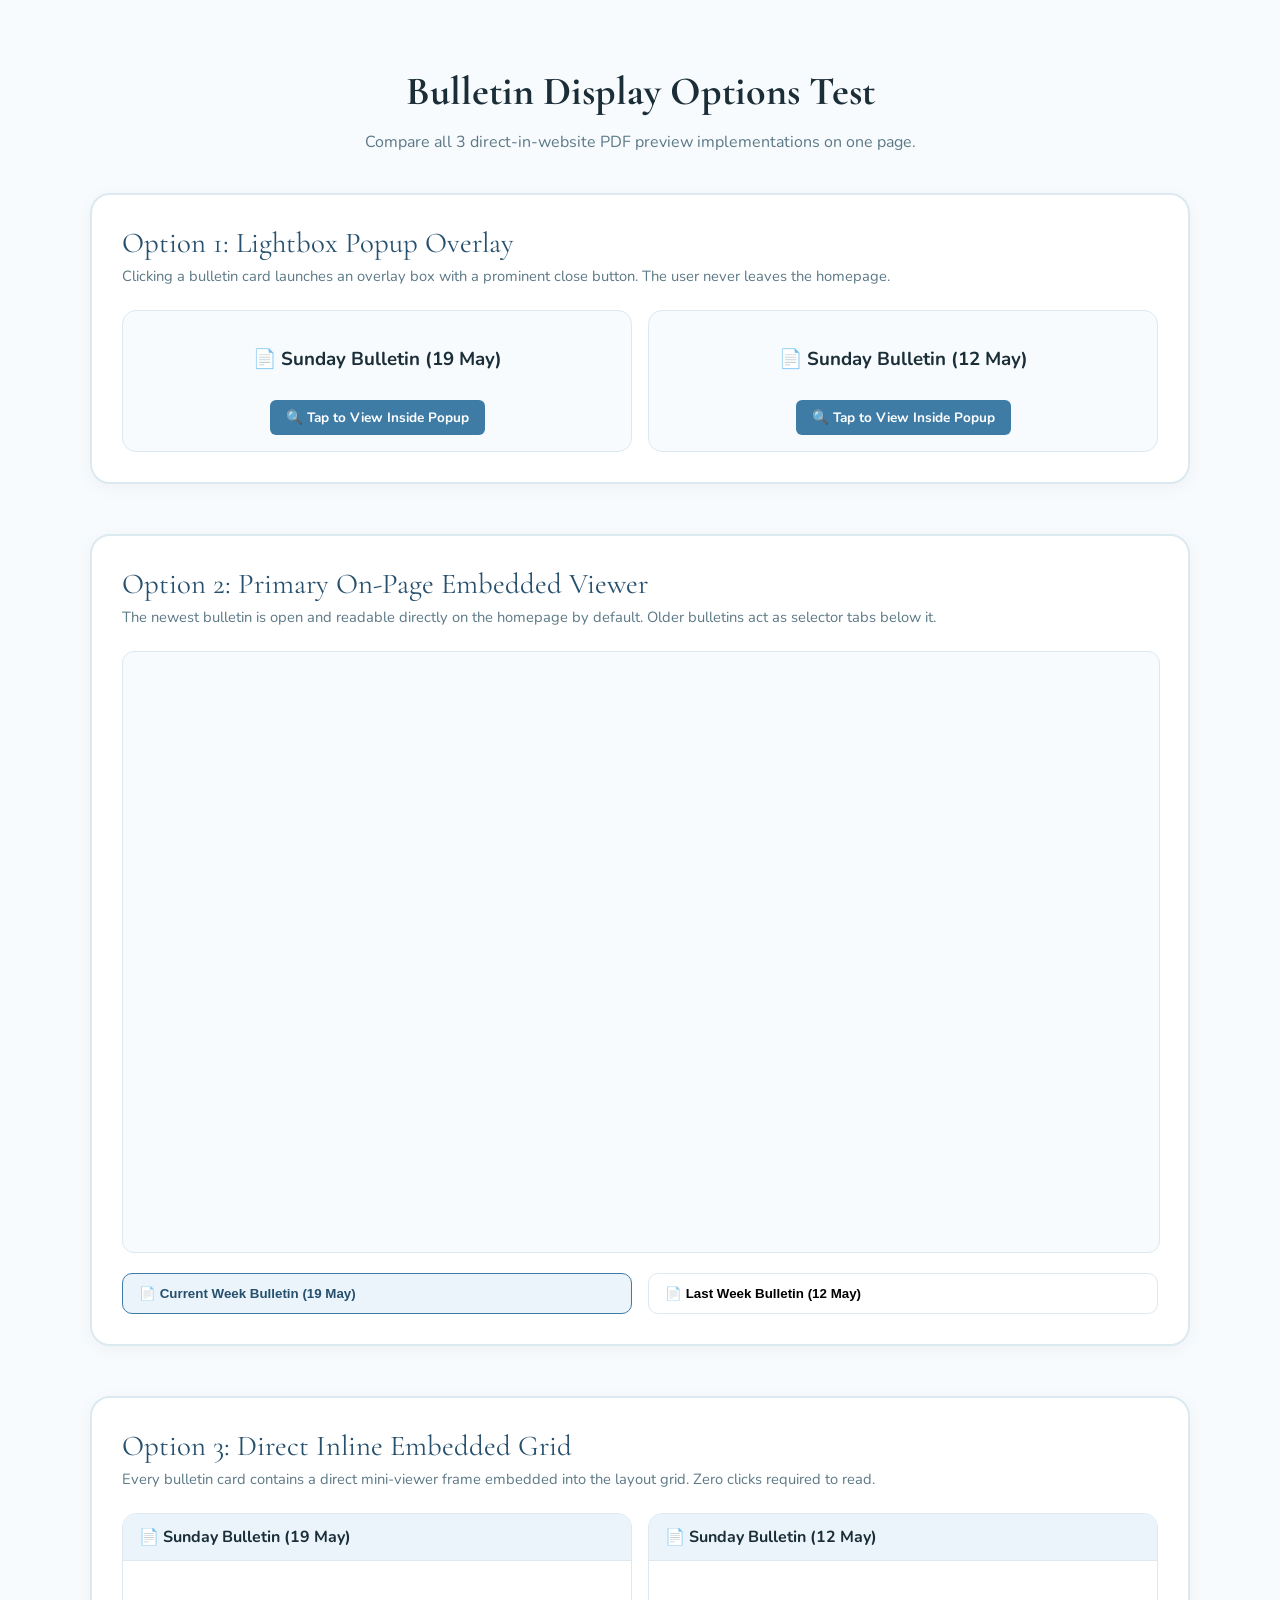
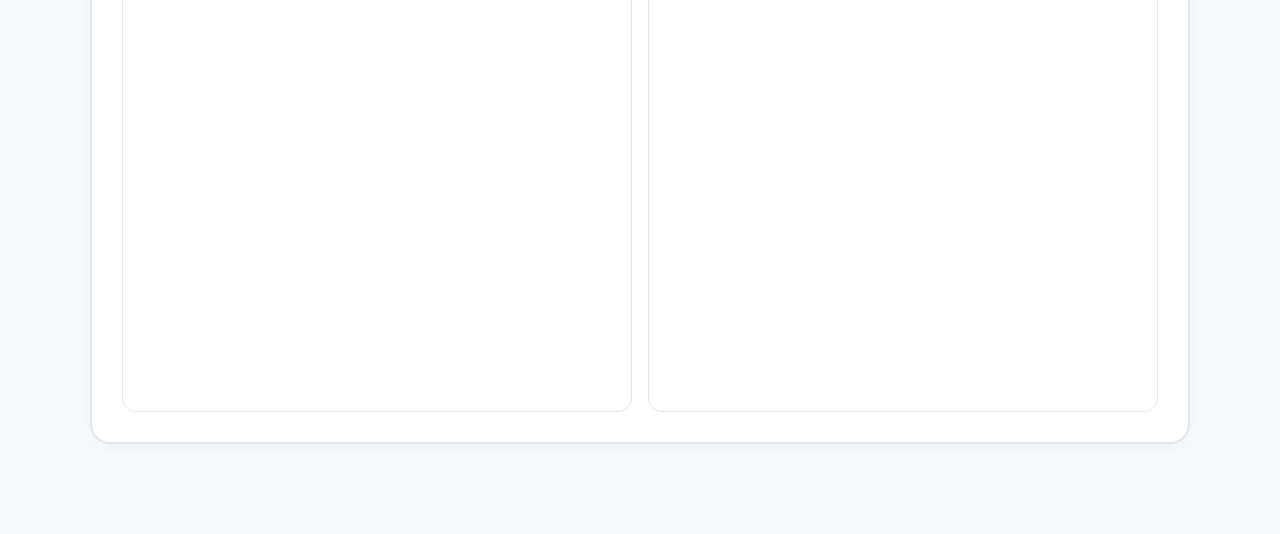
<file: bulletin-options.html>
<!DOCTYPE html>
<html lang="en">
<head>
<meta charset="UTF-8">
<meta name="viewport" content="width=device-width, initial-scale=1.0">
<title>Bulletin Viewer Comparison — Igreja Nossa Senhora de Fátima</title>
<link href="https://fonts.googleapis.com/css2?family=Nunito:wght@400;600;700;800&family=Cormorant+Garamond:wght@600;700&display=swap" rel="stylesheet">

<style>
  :root {
    --blue:        #3E7CA6;
    --blue-dark:   #26506E;
    --blue-pale:   #EAF4FA;
    --gold:        #C9A24B;
    --gold-pale:   #FBF3DF;
    --bg:          #F7FBFD;
    --text:        #1B2E38;
    --text-soft:   #5C7986;
    --border:      #DCE9F0;
  }

  body {
    font-family: 'Nunito', sans-serif;
    background: var(--bg);
    color: var(--text);
    padding: 40px 20px;
    margin: 0;
  }

  .container { max-width: 1100px; margin: 0 auto; }
  h1 { font-family: 'Cormorant Garamond', serif; font-size: 2.5rem; text-align: center; margin-bottom: 8px; }
  p.sub { text-align: center; color: var(--text-soft); margin-bottom: 40px; }

  .demo-section {
    background: white;
    border: 2px solid var(--border);
    border-radius: 20px;
    padding: 30px;
    margin-bottom: 50px;
    box-shadow: 0 4px 18px rgba(0,0,0,0.04);
  }

  .demo-title {
    font-family: 'Cormorant Garamond', serif;
    font-size: 1.8rem;
    color: var(--blue-dark);
    margin-bottom: 6px;
  }

  .demo-desc { font-size: 0.92rem; color: var(--text-soft); margin-bottom: 24px; }

  /* Shared Card Styles */
  .grid { display: grid; grid-template-columns: repeat(auto-fit, minmax(260px, 1fr)); gap: 16px; }
  
  .card {
    background: var(--bg);
    border: 1px solid var(--border);
    border-radius: 14px;
    padding: 16px;
    text-align: center;
    cursor: pointer;
    transition: all 0.2s ease;
  }
  .card:hover { transform: translateY(-3px); border-color: var(--blue); }
  .card-btn {
    display: inline-block; margin-top: 10px; padding: 8px 16px;
    background: var(--blue); color: white; font-weight: 700;
    font-size: 0.85rem; border-radius: 6px;
  }

  /* -------------------------------------------------------------
     OPTION 1: MODAL POPUP STYLING
     ------------------------------------------------------------- */
  .modal-overlay {
    position: fixed; top: 0; left: 0; right: 0; bottom: 0;
    background: rgba(15, 30, 40, 0.82);
    backdrop-filter: blur(6px);
    z-index: 1000;
    display: none; justify-content: center; align-items: center;
    padding: 20px;
  }

  .modal-content {
    background: white; width: 100%; max-width: 900px;
    border-radius: 16px; overflow: hidden;
    display: flex; flex-direction: column;
    box-shadow: 0 20px 50px rgba(0,0,0,0.3);
  }

  .modal-header {
    padding: 14px 20px; background: var(--blue-dark); color: white;
    display: flex; justify-content: space-between; align-items: center;
  }

  .close-btn {
    background: var(--gold); color: var(--text); border: none;
    padding: 8px 18px; font-weight: 800; font-size: 0.9rem;
    border-radius: 50px; cursor: pointer;
  }
  .close-btn:hover { background: #e0b85c; }

  .modal-body { height: 75vh; width: 100%; }
  .modal-body iframe { width: 100%; height: 100%; border: none; }

  /* -------------------------------------------------------------
     OPTION 2: PRIMARY EMBEDDED VIEWER STYLING
     ------------------------------------------------------------- */
  .primary-viewer-box {
    width: 100%; height: 600px; border-radius: 12px;
    border: 1px solid var(--border); overflow: hidden;
    margin-bottom: 20px; background: var(--bg);
  }
  .primary-viewer-box iframe { width: 100%; height: 100%; border: none; }

  .selector-btn {
    padding: 12px 16px; background: white; border: 1px solid var(--border);
    border-radius: 10px; text-align: left; font-weight: 700; cursor: pointer;
  }
  .selector-btn.active { border-color: var(--blue); background: var(--blue-pale); color: var(--blue-dark); }

  /* -------------------------------------------------------------
     OPTION 3: INLINE EMBEDDED CARDS STYLING
     ------------------------------------------------------------- */
  .inline-card {
    background: white; border: 1px solid var(--border);
    border-radius: 14px; overflow: hidden;
  }
  .inline-card-header { padding: 12px 16px; background: var(--blue-pale); font-weight: 700; border-bottom: 1px solid var(--border); }
  .inline-card-body { height: 450px; }
  .inline-card-body iframe { width: 100%; height: 100%; border: none; }
</style>
</head>
<body>

<div class="container">
  <h1>Bulletin Display Options Test</h1>
  <p class="sub">Compare all 3 direct-in-website PDF preview implementations on one page.</p>

  <!-- =============================================================
       OPTION 1: LIGHTBOX MODAL OVERLAY
       ============================================================= -->
  <section class="demo-section">
    <div class="demo-title">Option 1: Lightbox Popup Overlay</div>
    <div class="demo-desc">Clicking a bulletin card launches an overlay box with a prominent close button. The user never leaves the homepage.</div>

    <div class="grid">
      <div class="card" onclick="openModal('https://drive.google.com/file/d/1fZNbAdJJVgaLa1YFntc50Mtq0PwEdSgd/preview')">
        <h3>📄 Sunday Bulletin (19 May)</h3>
        <span class="card-btn">🔍 Tap to View Inside Popup</span>
      </div>
      <div class="card" onclick="openModal('https://drive.google.com/file/d/1fZNbAdJJVgaLa1YFntc50Mtq0PwEdSgd/preview')">
        <h3>📄 Sunday Bulletin (12 May)</h3>
        <span class="card-btn">🔍 Tap to View Inside Popup</span>
      </div>
    </div>
  </section>

  <!-- =============================================================
       OPTION 2: PRIMARY ON-PAGE EMBEDDED VIEWER
       ============================================================= -->
  <section class="demo-section">
    <div class="demo-title">Option 2: Primary On-Page Embedded Viewer</div>
    <div class="demo-desc">The newest bulletin is open and readable directly on the homepage by default. Older bulletins act as selector tabs below it.</div>

    <div class="primary-viewer-box" id="primaryViewer">
      <iframe id="mainIframe" src="https://drive.google.com/file/d/1fZNbAdJJVgaLa1YFntc50Mtq0PwEdSgd/preview"></iframe>
    </div>

    <div class="grid">
      <button class="selector-btn active" onclick="switchMainBulletin('https://drive.google.com/file/d/1fZNbAdJJVgaLa1YFntc50Mtq0PwEdSgd/preview', this)">
        📄 Current Week Bulletin (19 May)
      </button>
      <button class="selector-btn" onclick="switchMainBulletin('https://drive.google.com/file/d/1fZNbAdJJVgaLa1YFntc50Mtq0PwEdSgd/preview', this)">
        📄 Last Week Bulletin (12 May)
      </button>
    </div>
  </section>

  <!-- =============================================================
       OPTION 3: INLINE EMBEDDED CARDS
       ============================================================= -->
  <section class="demo-section">
    <div class="demo-title">Option 3: Direct Inline Embedded Grid</div>
    <div class="demo-desc">Every bulletin card contains a direct mini-viewer frame embedded into the layout grid. Zero clicks required to read.</div>

    <div class="grid">
      <div class="inline-card">
        <div class="inline-card-header">📄 Sunday Bulletin (19 May)</div>
        <div class="inline-card-body">
          <iframe src="https://drive.google.com/file/d/1fZNbAdJJVgaLa1YFntc50Mtq0PwEdSgd/preview"></iframe>
        </div>
      </div>
      <div class="inline-card">
        <div class="inline-card-header">📄 Sunday Bulletin (12 May)</div>
        <div class="inline-card-body">
          <iframe src="https://drive.google.com/file/d/1fZNbAdJJVgaLa1YFntc50Mtq0PwEdSgd/preview"></iframe>
        </div>
      </div>
    </div>
  </section>
</div>

<!-- MODAL OVERLAY CONTAINER (used by Option 1) -->
<div class="modal-overlay" id="bulletinModal" onclick="closeModalOnBg(event)">
  <div class="modal-content">
    <div class="modal-header">
      <span style="font-weight:700;">Parish Bulletin Viewer</span>
      <button class="close-btn" onclick="closeModal()">✕ Close & Return to Site</button>
    </div>
    <div class="modal-body">
      <iframe id="modalIframe" src="about:blank"></iframe>
    </div>
  </div>
</div>

<script>
  /* Option 1 Logic */
  function openModal(url) {
    document.getElementById('modalIframe').src = url;
    document.getElementById('bulletinModal').style.display = 'flex';
    document.body.style.overflow = 'hidden';
  }

  function closeModal() {
    document.getElementById('bulletinModal').style.display = 'none';
    document.getElementById('modalIframe').src = 'about:blank';
    document.body.style.overflow = '';
  }

  function closeModalOnBg(e) {
    if (e.target.id === 'bulletinModal') closeModal();
  }

  /* Option 2 Logic */
  function switchMainBulletin(url, btnElement) {
    document.getElementById('mainIframe').src = url;
    document.querySelectorAll('.selector-btn').forEach(btn => btn.classList.remove('active'));
    btnElement.classList.add('active');
  }
</script>

</body>
</html>
</file>
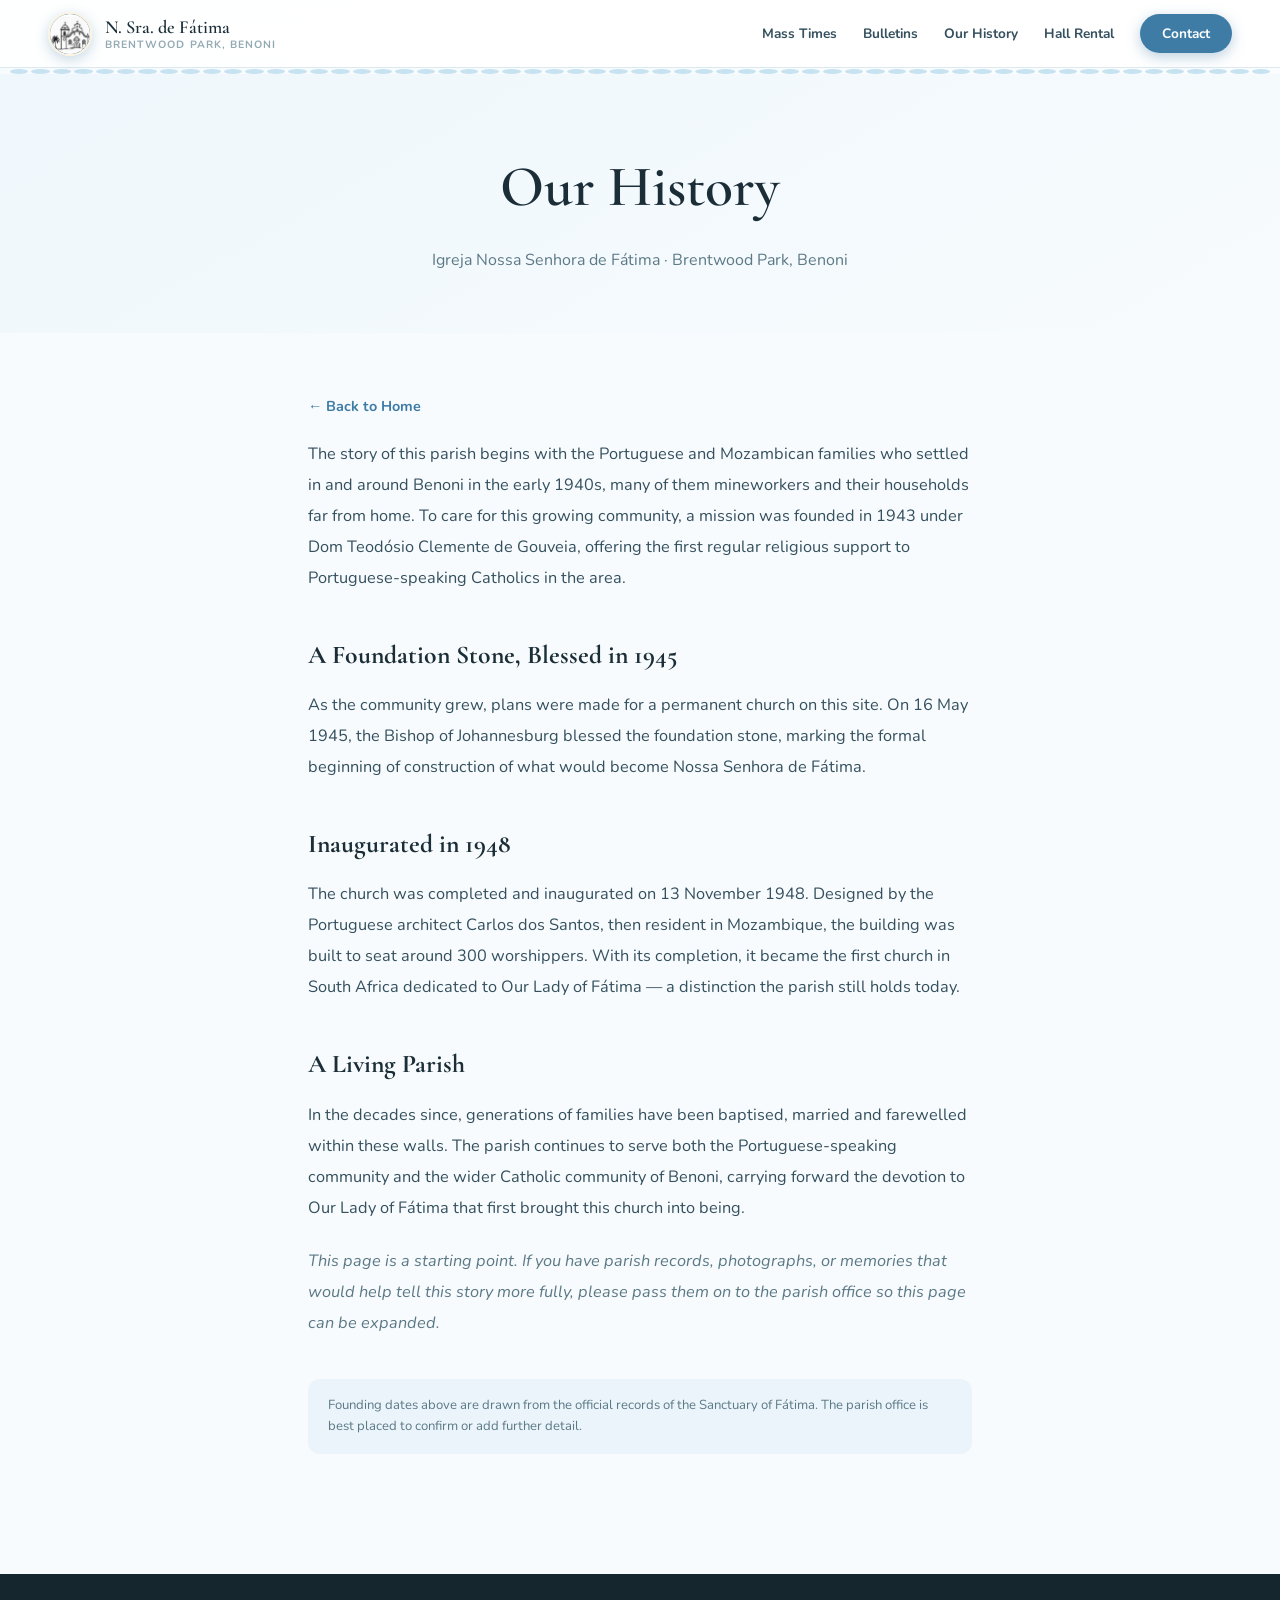
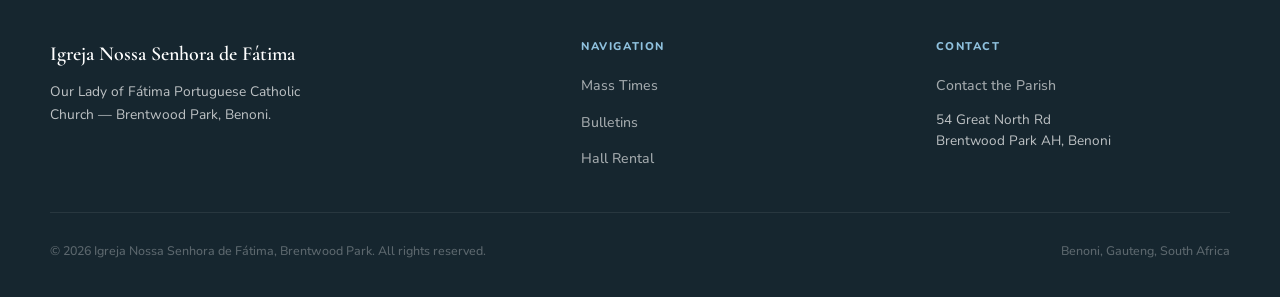
<file: history.html>
<!DOCTYPE html>
<html lang="en">
<head>
<meta charset="UTF-8">
<meta name="viewport" content="width=device-width, initial-scale=1.0">
<title>Our History — Igreja Nossa Senhora de Fátima</title>
<link href="https://fonts.googleapis.com/css2?family=Nunito:ital,wght@0,300;0,400;0,500;0,600;0,700;0,800;1,400;1,600&family=Cormorant+Garamond:ital,wght@0,500;0,600;0,700;1,500;1,600&display=swap" rel="stylesheet">
<link rel="stylesheet" href="css/styles.css">
</head>
<body>

<div class="rosary-trail" id="rosaryTrail" aria-hidden="true"></div>

<nav id="nav">
  <a href="index.html#hero" class="nav-brand">
    <div class="nav-logo">
      <img src="img/logo.jpg" alt="Igreja Nossa Senhora de Fátima" onerror="this.style.display='none'; this.parentElement.innerHTML='<span class=&quot;fallback-initial&quot;>F</span>'">
    </div>
    <div class="nav-name">N. Sra. de Fátima<span>Brentwood Park, Benoni</span></div>
  </a>
  <ul class="nav-links">
    <li><a href="index.html#mass-times">Mass Times</a></li>
    <li><a href="index.html#bulletins">Bulletins</a></li>
    <li><a href="history.html">Our History</a></li>
    <li><a href="index.html#hall-rental">Hall Rental</a></li>
    <li><a href="index.html#contact" class="nav-btn">Contact</a></li>
  </ul>
  <button class="nav-hamburger" id="hamburger" aria-label="Open menu" aria-expanded="false">
    <span class="bar"></span><span class="bar"></span><span class="bar"></span>
  </button>
</nav>

<div class="nav-drawer" id="navDrawer" aria-hidden="true">
  <a href="index.html#mass-times">Mass Times</a>
  <a href="index.html#bulletins">Bulletins</a>
  <a href="history.html">Our History</a>
  <a href="index.html#hall-rental">Hall Rental</a>
  <a href="index.html#contact" class="drawer-btn">📞 Contact Us</a>
</div>

<section class="history-page-hero">
  <h1>Our History</h1>
  <p>Igreja Nossa Senhora de Fátima · Brentwood Park, Benoni</p>
</section>

<section class="history-body">
  <a href="index.html" class="back-link">← Back to Home</a>

  <p>The story of this parish begins with the Portuguese and Mozambican families who settled in and around Benoni in the early 1940s, many of them mineworkers and their households far from home. To care for this growing community, a mission was founded in 1943 under Dom Teodósio Clemente de Gouveia, offering the first regular religious support to Portuguese-speaking Catholics in the area.</p>

  <h2>A Foundation Stone, Blessed in 1945</h2>
  <p>As the community grew, plans were made for a permanent church on this site. On 16 May 1945, the Bishop of Johannesburg blessed the foundation stone, marking the formal beginning of construction of what would become Nossa Senhora de Fátima.</p>

  <h2>Inaugurated in 1948</h2>
  <p>The church was completed and inaugurated on 13 November 1948. Designed by the Portuguese architect Carlos dos Santos, then resident in Mozambique, the building was built to seat around 300 worshippers. With its completion, it became the first church in South Africa dedicated to Our Lady of Fátima — a distinction the parish still holds today.</p>

  <h2>A Living Parish</h2>
  <p>In the decades since, generations of families have been baptised, married and farewelled within these walls. The parish continues to serve both the Portuguese-speaking community and the wider Catholic community of Benoni, carrying forward the devotion to Our Lady of Fátima that first brought this church into being.</p>

  <p style="font-style:italic;color:var(--text-soft);">This page is a starting point. If you have parish records, photographs, or memories that would help tell this story more fully, please pass them on to the parish office so this page can be expanded.</p>

  <div class="source-note">Founding dates above are drawn from the official records of the Sanctuary of Fátima. The parish office is best placed to confirm or add further detail.</div>
</section>

<footer>
  <div class="footer-grid">
    <div>
      <div class="footer-brand">Igreja Nossa Senhora de Fátima</div>
      <p class="footer-desc">Our Lady of Fátima Portuguese Catholic Church — Brentwood Park, Benoni.</p>
    </div>
    <div>
      <p class="fcol-title">Navigation</p>
      <ul class="flinks">
        <li><a href="index.html#mass-times">Mass Times</a></li>
        <li><a href="index.html#bulletins">Bulletins</a></li>
        <li><a href="index.html#hall-rental">Hall Rental</a></li>
      </ul>
    </div>
    <div>
      <p class="fcol-title">Contact</p>
      <ul class="flinks">
        <li><a href="index.html#contact">Contact the Parish</a></li>
        <li class="plain">54 Great North Rd<br>Brentwood Park AH, Benoni</li>
      </ul>
    </div>
  </div>
  <div class="footer-bottom">
    <p>© 2026 Igreja Nossa Senhora de Fátima, Brentwood Park. All rights reserved.</p>
    <p>Benoni, Gauteng, South Africa</p>
  </div>
</footer>

<script src="js/main.js"></script>
</body>
</html>
</file>
<file: css/styles.css>
/* ============================================================
   Igreja Nossa Senhora de Fátima — Brentwood Park
   Design tokens: Marian blue / white / halo gold
   ============================================================ */

:root {
  --blue:        #3E7CA6;
  --blue-dark:   #26506E;
  --blue-light:  #8FC1DE;
  --blue-pale:   #EAF4FA;
  --blue-mid:    #C7E2F0;
  --gold:        #C9A24B;
  --gold-dark:   #A17E34;
  --gold-pale:   #FBF3DF;
  --bg:          #F7FBFD;
  --white:       #FFFFFF;
  --text:        #1B2E38;
  --text-mid:    #35505E;
  --text-soft:   #5C7986;
  --text-muted:  #93AAB4;
  --border:      #DCE9F0;
  --shadow-sm:   0 2px 12px rgba(62,124,166,0.08);
  --shadow-md:   0 8px 32px rgba(62,124,166,0.13);
  --shadow-lg:   0 18px 60px rgba(62,124,166,0.18);
}

*, *::before, *::after { box-sizing: border-box; margin: 0; padding: 0; }
html { scroll-behavior: smooth; }

body {
  font-family: 'Nunito', sans-serif;
  background: var(--bg);
  color: var(--text);
  overflow-x: hidden;
  font-size: 16px;
  line-height: 1.65;
}

a { color: inherit; }
img { max-width: 100%; display: block; }

/* ─── ROSARY SCROLL TRAIL (signature element) ───
   A thin string of "beads" under the nav bar that fills gold
   as the page is scrolled — a nod to Our Lady of the Rosary
   of Fátima, the devotion the parish is named for. */
.rosary-trail {
  position: fixed;
  top: 68px; left: 0; right: 0;
  height: 6px;
  z-index: 499;
  display: flex;
  align-items: center;
  gap: 3px;
  padding: 0 10px;
  pointer-events: none;
  background: rgba(255,255,255,0.55);
}
.rosary-trail .bead {
  width: 5px; height: 5px; border-radius: 50%;
  background: var(--blue-mid);
  flex: 1;
  transition: background 0.25s ease, transform 0.25s ease;
  min-width: 3px;
}
.rosary-trail .bead.lit {
  background: var(--gold);
  transform: scale(1.5);
}

/* ─── NAVIGATION ─── */
nav {
  position: fixed;
  top: 0; left: 0; right: 0;
  z-index: 500;
  height: 68px;
  background: rgba(255,255,255,0.94);
  backdrop-filter: blur(16px);
  -webkit-backdrop-filter: blur(16px);
  border-bottom: 1px solid var(--border);
  display: flex;
  align-items: center;
  justify-content: space-between;
  padding: 0 48px;
  transition: box-shadow 0.3s;
}
nav.scrolled { box-shadow: var(--shadow-md); }

.nav-brand { display: flex; align-items: center; gap: 13px; text-decoration: none; }

.nav-logo {
  width: 44px; height: 44px; border-radius: 50%;
  background: linear-gradient(135deg, var(--blue), var(--blue-dark));
  display: flex; align-items: center; justify-content: center;
  overflow: hidden; padding: 0; flex-shrink: 0;
  border: 2px solid var(--gold-pale);
  box-shadow: 0 4px 14px rgba(62,124,166,0.3);
}
.nav-logo img { width: 100%; height: 100%; object-fit: cover; }
.nav-logo .fallback-initial {
  color: white; font-family: 'Cormorant Garamond', serif; font-weight: 600; font-size: 1.3rem;
}

.nav-name { font-family: 'Cormorant Garamond', serif; font-size: 1.15rem; font-weight: 600; color: var(--text); line-height: 1.2; }
.nav-name span {
  display: block; font-family: 'Nunito', sans-serif;
  font-size: 0.66rem; font-weight: 700; color: var(--text-muted);
  letter-spacing: 0.1em; text-transform: uppercase; margin-top: 1px;
}

.nav-links { display: flex; gap: 26px; list-style: none; align-items: center; }
.nav-links a { color: var(--text-mid); text-decoration: none; font-size: 0.85rem; font-weight: 700; transition: color 0.2s; }
.nav-links a:hover { color: var(--blue); }

.nav-btn {
  background: var(--blue) !important; color: white !important;
  padding: 10px 22px !important; border-radius: 50px !important;
  font-weight: 700 !important; box-shadow: 0 4px 14px rgba(62,124,166,0.35) !important;
  transition: all 0.25s ease !important;
}
.nav-btn:hover { background: var(--blue-dark) !important; transform: translateY(-1px); }

/* Groups the flag toggle and hamburger so nav's space-between doesn't push them apart */
.nav-actions { display: flex; align-items: center; gap: 6px; }

.lang-switcher { position: relative; }

.lang-globe-btn {
  border: 1px solid var(--border);
  background: transparent;
  color: var(--text-mid);
  width: 36px; height: 36px;
  border-radius: 50%;
  cursor: pointer;
  display: flex; align-items: center; justify-content: center;
  flex-shrink: 0;
  transition: border-color 0.2s, color 0.2s, background 0.2s;
}
.lang-globe-btn:hover { border-color: var(--blue); color: var(--blue); background: var(--blue-pale); }

.lang-dropdown {
  position: absolute;
  top: calc(100% + 8px);
  right: 0;
  background: #fff;
  border: 1px solid var(--border);
  border-radius: 12px;
  box-shadow: var(--shadow-md);
  padding: 6px;
  display: flex;
  flex-direction: column;
  min-width: 140px;
  z-index: 600;
}
.lang-dropdown[hidden] { display: none; }
.lang-option {
  background: none; border: none; text-align: left;
  padding: 9px 12px; border-radius: 8px;
  font-family: 'Nunito', sans-serif; font-size: 0.85rem; font-weight: 700;
  color: var(--text-mid); cursor: pointer; transition: background 0.15s, color 0.15s;
}
.lang-option:hover { background: var(--blue-pale); color: var(--blue); }
.lang-option.active { color: var(--blue); background: var(--blue-pale); }

/* Hamburger */
.nav-hamburger {
  display: none; flex-direction: column; justify-content: center; align-items: center;
  gap: 5px; width: 40px; height: 40px; background: none; border: none; cursor: pointer;
  padding: 4px; border-radius: 8px; transition: background 0.2s; -webkit-tap-highlight-color: transparent;
}
.nav-hamburger:hover { background: var(--blue-pale); }
.nav-hamburger .bar { width: 22px; height: 2.5px; border-radius: 2px; background: var(--text-mid); transition: all 0.3s ease; transform-origin: center; }
.nav-hamburger.open .bar:nth-child(1) { transform: translateY(7.5px) rotate(45deg); }
.nav-hamburger.open .bar:nth-child(2) { opacity: 0; transform: scaleX(0); }
.nav-hamburger.open .bar:nth-child(3) { transform: translateY(-7.5px) rotate(-45deg); }

.nav-drawer {
  display: none; position: fixed; top: 68px; left: 0; right: 0;
  background: rgba(255,255,255,0.98); backdrop-filter: blur(20px); -webkit-backdrop-filter: blur(20px);
  border-bottom: 1px solid var(--border); box-shadow: var(--shadow-md); z-index: 499;
  padding: 16px 20px 24px; flex-direction: column; gap: 4px;
  transform: translateY(-8px); opacity: 0; transition: transform 0.28s ease, opacity 0.28s ease, visibility 0.28s ease;
  
  /* Prevents clicking or tapping on the invisible drawer when closed */
  pointer-events: none;
  visibility: hidden;
}

.nav-drawer.open {
  transform: translateY(0);
  opacity: 1;
  
  /* Restores clicks when the menu is actively opened */
  pointer-events: auto;
  visibility: visible;
}
.nav-drawer a {
  display: block; padding: 13px 16px; border-radius: 12px;
  color: var(--text-mid); text-decoration: none; font-size: 0.95rem; font-weight: 700;
  transition: background 0.2s, color 0.2s; -webkit-tap-highlight-color: transparent;
}
.nav-drawer a:hover, .nav-drawer a:active { background: var(--blue-pale); color: var(--blue); }
.nav-drawer .drawer-btn {
  margin-top: 10px; background: var(--blue) !important; color: white !important; text-align: center;
  border-radius: 50px !important; font-weight: 700 !important; box-shadow: 0 4px 14px rgba(62,124,166,0.35);
}
.nav-drawer .drawer-btn:hover { background: var(--blue-dark) !important; }

/* ─── HERO ─── */
#hero {
  padding-top: 68px; min-height: 100vh; display: flex; align-items: center;
  background: linear-gradient(150deg, #EEF7FC 0%, var(--bg) 55%, #FBF6EA 100%);
  position: relative; overflow: hidden;
}
.blob { position: absolute; border-radius: 50%; filter: blur(60px); opacity: 0.4; pointer-events: none; animation: float 16s ease-in-out infinite alternate; }
.blob-1 { width:550px;height:550px;background:radial-gradient(circle,rgba(62,124,166,0.22),transparent 70%);top:-140px;right:-100px; }
.blob-2 { width:380px;height:380px;background:radial-gradient(circle,rgba(201,162,75,0.20),transparent 70%);bottom:-80px;left:-60px;animation-delay:-8s; }
.blob-3 { width:250px;height:250px;background:radial-gradient(circle,rgba(143,193,222,0.35),transparent 70%);top:60%;right:15%;animation-delay:-4s; }
@keyframes float { 0%{transform:translate(0,0) scale(1);} 50%{transform:translate(30px,-20px) scale(1.06);} 100%{transform:translate(-20px,30px) scale(0.96);} }

/* radiating "rays" motif behind hero title, evoking the Fátima star/halo */
#hero::before {
  content:''; position:absolute; top:50%; left:50%;
  width: 1400px; height: 1400px; transform: translate(-50%,-50%);
  background: repeating-conic-gradient(from 0deg, rgba(201,162,75,0.05) 0deg 4deg, transparent 4deg 12deg);
  pointer-events: none; z-index: 0;
}

.hero-inner { max-width: 1180px; margin: 0 auto; width: 100%; padding: 60px 48px 80px; position: relative; z-index: 1; }

.hero-columns { display: grid; grid-template-columns: 1.1fr 0.9fr; gap: 80px; align-items: center; }

/* Text column becomes the positioning box for the crest behind it */
.hero-text { position: relative; }
.hero-text > *:not(.hero-crest) { position: relative; z-index: 1; }

.hero-crest {
  position: absolute;
  inset: -40px -20px auto -20px;
  height: 480px;
  display: flex; align-items: flex-start; justify-content: center;
  pointer-events: none; z-index: 0;
}
.hero-crest-img { width: 100%; height: 100%; object-fit: contain; opacity: 0.13; }

.hero-tag {
  display: inline-flex; align-items: center; gap: 8px; padding: 6px 16px;
  background: var(--blue-pale); border: 1.5px solid var(--blue-mid); border-radius: 100px;
  font-size: 0.72rem; font-weight: 700; letter-spacing: 0.1em; text-transform: uppercase; color: var(--blue);
  margin-bottom: 22px; animation: fadeSlideUp 0.7s ease 0.1s both;
}
.hero-tag-dot { width: 7px; height: 7px; border-radius: 50%; background: var(--gold); animation: pulse 2s ease-in-out infinite; }
@keyframes pulse { 0%,100%{opacity:1;transform:scale(1)} 50%{opacity:0.4;transform:scale(0.75)} }

.hero-h1 { font-family: 'Cormorant Garamond', serif; font-size: clamp(2.8rem, 5vw, 4.8rem); font-weight: 600; line-height: 1.08; color: var(--text); margin-bottom: 20px; animation: fadeSlideUp 0.7s ease 0.2s both; }
.hero-h1 em { font-style: italic; color: var(--blue); }
.hero-h1 .gold { color: var(--gold-dark); font-style: normal; }

.hero-sub { font-size: 1.06rem; color: var(--text-mid); line-height: 1.78; margin-bottom: 36px; max-width: 490px; animation: fadeSlideUp 0.7s ease 0.3s both; }
@keyframes fadeSlideUp { from{opacity:0;transform:translateY(24px)} to{opacity:1;transform:translateY(0)} }

.hero-btns { display: flex; gap: 14px; flex-wrap: wrap; animation: fadeSlideUp 0.7s ease 0.4s both; }

.btn-primary {
  display: inline-flex; align-items: center; gap: 8px; padding: 14px 28px; border-radius: 50px;
  background: var(--blue); color: white; font-family: 'Nunito',sans-serif; font-weight: 700; font-size: 0.9rem;
  text-decoration: none; border: none; cursor: pointer; box-shadow: 0 6px 20px rgba(62,124,166,0.38); transition: all 0.25s ease;
}
.btn-primary:hover { background: var(--blue-dark); transform:translateY(-2px); box-shadow:0 10px 28px rgba(62,124,166,0.46); }

.btn-secondary {
  display: inline-flex; align-items: center; gap: 8px; padding: 14px 28px; border-radius: 50px;
  background: white; color: var(--text-mid); font-family: 'Nunito',sans-serif; font-weight: 700; font-size: 0.9rem;
  text-decoration: none; border: 2px solid var(--border); cursor: pointer; transition: all 0.25s ease;
}
.btn-secondary:hover { border-color: var(--gold); color: var(--gold-dark); transform:translateY(-2px); background: var(--gold-pale); }

.hero-card { background: white; border-radius: 24px; border: 1px solid var(--border); padding: 36px; box-shadow: var(--shadow-lg); position: relative; animation: fadeSlideUp 0.8s ease 0.3s both; }
.hero-card-top-bar { height: 5px; background: linear-gradient(90deg, var(--blue), var(--gold)); margin: -36px -36px 30px; border-radius: 24px 24px 0 0; }

.stat-pair { display: grid; grid-template-columns:1fr 1fr; gap:14px; margin-bottom:26px; }
.stat-box { padding: 18px 14px; border-radius: 16px; text-align: center; background: var(--blue-pale); border: 1px solid var(--blue-mid); }
.stat-box.gold { background: var(--gold-pale); border-color: #EBD9A8; }
.stat-num { font-family: 'Cormorant Garamond', serif; font-size: 2.6rem; font-weight: 600; color: var(--blue); line-height: 1; display: block; }
.stat-box.gold .stat-num { color: var(--gold-dark); }
.stat-lbl { font-size: 0.7rem; font-weight: 700; color: var(--text-soft); text-transform: uppercase; letter-spacing: 0.06em; margin-top: 4px; display:block; }

.hero-rule { height:1px; background:var(--border); margin:0 0 22px; }
.certs-label { font-size:0.7rem; font-weight:800; text-transform:uppercase; letter-spacing:0.14em; color:var(--blue); margin-bottom:13px; }
.cert-list { display:flex; flex-direction:column; gap:9px; }
.cert-row { display:flex; align-items:center; gap:10px; font-size:0.84rem; color:var(--text); font-weight:600; }
.cert-dot { width:8px; height:8px; border-radius:50%; background:linear-gradient(135deg,var(--blue),var(--gold)); flex-shrink:0; }

/* ─── SECTION SHARED ─── */
.section-pad { padding: 100px 48px; }
.section-inner { max-width: 1180px; margin: 0 auto; }
.eyebrow { font-size:0.72rem; font-weight:800; text-transform:uppercase; letter-spacing:0.16em; color:var(--blue); margin-bottom:10px; }
.section-h2 { font-family:'Cormorant Garamond',serif; font-size:clamp(1.9rem,3vw,2.9rem); font-weight:600; color:var(--text); line-height:1.16; margin-bottom:14px; }
.section-h2 em { font-style:italic; color:var(--blue); }
.section-lead { font-size:1rem; color:var(--text-soft); line-height:1.75; max-width: 640px; }

/* ─── MASS TIMES ─── */
#mass-times { background: white; border-top:1px solid var(--border); }
.schedule-grid { display:grid; grid-template-columns:repeat(3,1fr); gap:20px; margin-top: 48px; }
.schedule-card { background:var(--bg); border:1px solid var(--border); border-radius:18px; padding:30px 26px; transition:all 0.3s ease; position:relative; overflow:hidden; }
.schedule-card::after { content:''; position:absolute; bottom:0; left:0; right:0; height:4px; background:linear-gradient(90deg,var(--blue),var(--gold)); transform:scaleX(0); transform-origin:left; transition:transform 0.3s; }
.schedule-card:hover { box-shadow:var(--shadow-lg); transform:translateY(-5px); border-color:var(--blue-mid); }
.schedule-card:hover::after { transform:scaleX(1); }
.schedule-card.featured { background: linear-gradient(160deg, var(--blue-pale), white); }
.schedule-day { font-family:'Cormorant Garamond',serif; font-size:1.4rem; font-weight:600; color:var(--text); margin-bottom: 4px; }
.schedule-note { font-size: 0.78rem; color: var(--text-muted); margin-bottom: 18px; }
.time-row { display:flex; align-items:baseline; justify-content:space-between; gap: 10px; padding: 10px 0; border-top: 1px solid var(--border); }
.time-row:first-of-type { border-top: none; }
.time-val { font-family:'Cormorant Garamond',serif; font-size:1.3rem; font-weight:700; color:var(--blue); }
.time-lbl { font-size: 0.83rem; color: var(--text-soft); font-weight: 600; text-align: right; }
.schedule-editnote { margin-top: 32px; padding: 14px 18px; background: var(--gold-pale); border: 1px dashed var(--gold); border-radius: 12px; font-size: 0.82rem; color: var(--gold-dark); font-weight: 600; }

/* ─── BULLETIN GALLERY ─── */
#bulletins { background: var(--bg); border-top:1px solid var(--border); }
.gallery-grid { display:grid; grid-template-columns:repeat(3,1fr); gap:20px; margin-top: 48px; }
.gallery-card { background:white; border:1px solid var(--border); border-radius:16px; overflow:hidden; box-shadow: var(--shadow-sm); transition: all 0.3s ease; text-decoration:none; display:flex; flex-direction:column; }
.gallery-card:hover { transform: translateY(-5px); box-shadow: var(--shadow-lg); border-color: var(--blue-mid); }
.gallery-thumb { width:100%; aspect-ratio: 4/3; background: var(--blue-pale); display:flex; align-items:center; justify-content:center; overflow:hidden; }
.gallery-thumb img { width:100%; height:100%; object-fit: cover; }
.gallery-thumb .icon { font-size: 2.4rem; }
.gallery-meta { padding: 16px 18px; }
.gallery-name { font-size: 0.9rem; font-weight: 700; color: var(--text); margin-bottom: 4px; line-height: 1.4; }
.gallery-date { font-size: 0.75rem; color: var(--text-muted); }
.gallery-empty, .gallery-loading { grid-column: 1 / -1; text-align:center; padding: 48px 20px; color: var(--text-soft); font-size: 0.95rem; background:white; border-radius:16px; border:1px dashed var(--border); }

/* ─── HISTORY TEASER ─── */
#history-teaser { background: white; border-top:1px solid var(--border); }
.history-grid { display:grid; grid-template-columns:1fr 1fr; gap:72px; margin-top:52px; align-items:center; }
.history-text p { font-size:0.97rem; color:var(--text-mid); line-height:1.82; margin-bottom:16px; font-weight:400; }
.rule-color { width:46px; height:4px; border-radius:4px; background:linear-gradient(90deg,var(--blue),var(--gold)); margin:18px 0; }
.timeline { display:flex; flex-direction:column; }
.tl-item { display:flex; gap:18px; padding-bottom:26px; }
.tl-item:last-child { padding-bottom:0; }
.tl-left { display:flex; flex-direction:column; align-items:center; flex-shrink:0; padding-top:3px; }
.tl-dot { width:12px; height:12px; border-radius:50%; background:var(--blue); border:3px solid white; box-shadow:0 0 0 3px var(--blue-mid); flex-shrink:0; }
.tl-line { width:2px; flex:1; background:linear-gradient(to bottom,var(--blue-mid),transparent); margin-top:6px; border-radius:2px; }
.tl-year { font-size:0.71rem; font-weight:800; color:var(--blue); text-transform:uppercase; letter-spacing:0.07em; margin-bottom:2px; }
.tl-title { font-size:0.94rem; font-weight:700; color:var(--text); margin-bottom:2px; }
.tl-desc { font-size:0.82rem; color:var(--text-soft); line-height:1.5; }

/* ─── HALL RENTAL (form panel) ─── */
#hall-rental { background: var(--bg); border-top:1px solid var(--border); }
.form-panel { background:white; border:1px solid var(--border); border-radius:22px; overflow:hidden; box-shadow:var(--shadow-md); margin-top: 48px; }
.form-panel-head { background:linear-gradient(135deg, var(--blue), var(--blue-dark)); padding:26px 32px; color:white; }
.form-panel-head h3 { font-family:'Cormorant Garamond',serif; font-size:1.45rem; font-weight:600; margin-bottom:5px; }
.form-panel-head p { font-size:0.85rem; opacity:0.9; line-height:1.5; }
.form-pills { padding:18px 28px; background:white; border-bottom:1px solid var(--border); display:flex; flex-wrap:wrap; gap:8px; }
.pill { display:inline-flex; align-items:center; gap:5px; padding:5px 12px; background:var(--gold-pale); border:1px solid #EBD9A8; border-radius:100px; font-size:0.74rem; font-weight:700; color:var(--gold-dark); }
.pill::before { content:'✓'; font-size:0.65rem; color:var(--gold-dark); font-weight:800; }
.form-embed { width:100%; height:700px; position:relative; background: var(--bg); }
.form-embed iframe { width:100%; height:100%; border:none; display:block; }
.form-footer { padding:18px 28px; background:white; border-top:1px solid var(--border); display:flex; align-items:center; justify-content:space-between; gap:12px; flex-wrap:wrap; }
.form-footer p { font-size:0.8rem; color:var(--text-soft); max-width:420px; line-height:1.5; }
.ext-btn { display:inline-flex; align-items:center; gap:7px; padding:10px 20px; border-radius:8px; background:var(--blue); color:white; text-decoration:none; font-size:0.84rem; font-weight:700; transition:all 0.2s; white-space:nowrap; font-family:'Nunito',sans-serif; }
.ext-btn:hover { background:var(--blue-dark); transform:translateY(-1px); }

/* ─── CONTACT ─── */
#contact { background:white; border-top:1px solid var(--border); }
.contact-layout { display:grid; grid-template-columns:360px 1fr; gap:44px; margin-top:52px; align-items:start; }
.contact-sidebar { display:flex; flex-direction:column; gap:14px; }
.info-card { background:var(--bg); border:1px solid var(--border); border-radius:14px; padding:20px 22px; }
.info-lbl { font-size:0.68rem; font-weight:800; text-transform:uppercase; letter-spacing:0.13em; color:var(--blue); margin-bottom:7px; }
.info-val { font-size:0.93rem; color:var(--text); font-weight:700; line-height:1.55; }
.info-val a { color:var(--blue); text-decoration:none; font-weight:700; transition:color 0.2s; }
.info-val a:hover { color:var(--gold-dark); }
.info-val.placeholder { color: var(--gold-dark); font-weight:700; }
.info-val.placeholder a { color: var(--gold-dark); }

.map-box { border-radius:14px; overflow:hidden; border:1px solid var(--border); height:280px; box-shadow:var(--shadow-sm); }
.map-box iframe { width:100%; height:100%; border:none; display:block; }
.dir-btn { display:flex; align-items:center; justify-content:center; gap:8px; padding:13px; border-radius:12px; background:white; border:2px solid var(--border); color:var(--text-mid); font-size:0.88rem; font-weight:700; text-decoration:none; transition:all 0.25s; font-family:'Nunito',sans-serif; margin-top: 14px; }
.dir-btn:hover { border-color:var(--blue); color:var(--blue); background:var(--blue-pale); transform:translateY(-2px); }

.contact-main { display: flex; flex-direction: column; gap: 20px; }
.social-card { background: linear-gradient(135deg, var(--blue-pale), var(--gold-pale)); border: 1px solid var(--blue-mid); border-radius: 18px; padding: 28px 30px; display:flex; align-items:center; justify-content:space-between; gap: 20px; flex-wrap: wrap; }
.social-card h4 { font-family:'Cormorant Garamond',serif; font-size: 1.2rem; font-weight: 600; margin-bottom: 4px; }
.social-card p { font-size: 0.85rem; color: var(--text-soft); }
.fb-btn { display:inline-flex; align-items:center; gap:8px; padding: 12px 24px; border-radius: 50px; background: var(--blue); color:white; text-decoration:none; font-weight:700; font-size:0.88rem; box-shadow: 0 6px 20px rgba(62,124,166,0.3); transition: all 0.25s; }
.fb-btn:hover { background: var(--blue-dark); transform: translateY(-2px); }

/* ─── FOOTER ─── */
footer { background:#16262F; color:rgba(255,255,255,0.72); padding:64px 48px 36px; }
.footer-grid { max-width:1180px; margin:0 auto; display:grid; grid-template-columns:1.6fr 1fr 1fr; gap:60px; padding-bottom:40px; border-bottom:1px solid rgba(255,255,255,0.08); }
.footer-brand { font-family:'Cormorant Garamond',serif; font-size:1.25rem; font-weight:600; color:white; margin-bottom:10px; }
.footer-desc { font-size:0.86rem; line-height:1.65; max-width:280px; }
.footer-badge { display:inline-flex; align-items:center; gap:6px; margin-top:18px; padding:7px 14px; background:rgba(201,162,75,0.15); border:1px solid rgba(201,162,75,0.35); border-radius:100px; font-size:0.72rem; color:var(--gold); font-weight:700; letter-spacing:0.04em; }
.fcol-title { font-size:0.7rem; font-weight:800; text-transform:uppercase; letter-spacing:0.14em; color:var(--blue-light); margin-bottom:16px; }
.flinks { list-style:none; display:flex; flex-direction:column; gap:10px; }
.flinks a { color:rgba(255,255,255,0.6); text-decoration:none; font-size:0.88rem; font-weight:500; transition:color 0.2s; }
.flinks a:hover { color:white; }
.flinks .plain { font-size:0.85rem; line-height:1.55; }
.footer-bottom { max-width:1180px; margin:28px auto 0; display:flex; justify-content:space-between; flex-wrap:wrap; gap:10px; }
.footer-bottom p { font-size:0.78rem; color:rgba(255,255,255,0.3); font-weight:500; }

/* ─── REVEAL ANIMATION ─── */
.reveal { opacity:0; transform:translateY(22px); transition:opacity 0.65s ease, transform 0.65s ease; }
.reveal.visible { opacity:1; transform:translateY(0); }
@media (prefers-reduced-motion: reduce) {
  .reveal { opacity: 1; transform: none; transition: none; }
  .blob, .hero-tag-dot { animation: none; }
}

/* ─── HISTORY PAGE ─── */
.history-page-hero { padding: 140px 48px 60px; background: linear-gradient(150deg, #EEF7FC 0%, var(--bg) 100%); text-align:center; }
.history-page-hero h1 { font-family:'Cormorant Garamond',serif; font-size: clamp(2.4rem,5vw,3.6rem); font-weight:600; color:var(--text); }
.history-page-hero p { color: var(--text-soft); margin-top: 12px; font-size: 1rem; }
.history-body { max-width: 760px; margin: 0 auto; padding: 60px 48px 120px; }
.history-body p { font-size: 1.02rem; line-height: 1.9; color: var(--text-mid); margin-bottom: 22px; }
.history-body h2 { font-family:'Cormorant Garamond',serif; font-size: 1.6rem; margin: 40px 0 14px; color: var(--text); }
.back-link { display:inline-flex; align-items:center; gap:8px; margin-bottom: 20px; color: var(--blue); text-decoration:none; font-weight:700; font-size:0.9rem; }
.back-link:hover { color: var(--blue-dark); }
.source-note { margin-top: 40px; padding: 16px 20px; background: var(--blue-pale); border-radius: 12px; font-size: 0.82rem; color: var(--text-soft); }

/* ─── RESPONSIVE ─── */
@media (max-width: 1020px) {
  nav { padding: 0 20px; }
  .nav-links { display: none; }
  .nav-hamburger { display: flex; }
  .nav-drawer { display: flex; }
  .hero-inner { padding: 52px 20px 60px; }
  .hero-columns { grid-template-columns: 1fr; gap: 40px; }
  .hero-crest { height: 340px; inset: -24px -10px auto -10px; }
  .hero-h1 { font-size: clamp(2.4rem, 8vw, 3.4rem); }
  .hero-sub { font-size: 1rem; max-width: 100%; }
  .section-pad { padding: 72px 20px; }
  .schedule-grid { grid-template-columns: 1fr 1fr; gap: 16px; }
  .gallery-grid { grid-template-columns: 1fr 1fr; gap: 16px; }
  .history-grid { grid-template-columns: 1fr; gap: 40px; }
  .contact-layout { grid-template-columns: 1fr; gap: 32px; }
  footer { padding: 56px 20px 32px; }
  .footer-grid { grid-template-columns: 1fr 1fr; gap: 40px; }
}
@media (max-width: 640px) {
  nav { padding: 0 16px; }
  .nav-name span { display: none; }
  .hero-inner { padding: 40px 16px 52px; }
  .hero-columns { gap: 36px; }
  .hero-crest { height: 280px; inset: -18px -6px auto -6px; }
  .hero-h1 { font-size: clamp(2.1rem, 9vw, 3rem); }
  .hero-btns { flex-direction: column; gap: 10px; }
  .btn-primary, .btn-secondary { width: 100%; justify-content: center; padding: 15px 20px; font-size: 0.9rem; }
  .hero-card { padding: 24px; }
  .hero-card-top-bar { margin: -24px -24px 22px; }
  .section-pad { padding: 56px 16px; }
  .schedule-grid, .gallery-grid { grid-template-columns: 1fr; }
  .form-embed { height: 640px; }
  .form-footer { flex-direction: column; align-items: flex-start; gap: 14px; }
  .ext-btn { width: 100%; justify-content: center; }
  footer { padding: 48px 16px 28px; }
  .footer-grid { grid-template-columns: 1fr; gap: 32px; }
  .footer-bottom { flex-direction: column; gap: 6px; text-align: center; }
  .social-card { flex-direction: column; align-items: flex-start; }
  .fb-btn { width: 100%; justify-content: center; }
  .history-page-hero { padding: 120px 20px 44px; }
  .history-body { padding: 40px 20px 80px; }
}

/* ─── GALLERY BUTTON STYLES ─── */
.gallery-action {
  padding: 12px 16px;
  background: white;
  text-align: center;
  border-top: 1px solid var(--border);
}

.gallery-btn {
  display: inline-flex;
  align-items: center;
  justify-content: center;
  gap: 6px;
  width: 100%;
  padding: 9px 16px;
  background: var(--blue);
  color: white;
  font-size: 0.84rem;
  font-weight: 700;
  border-radius: 8px;
  transition: background 0.25s ease, transform 0.25s ease;
}

.gallery-card:hover .gallery-btn {
  background: var(--blue-dark);
}

.lang-btn {
  border: 1px solid currentColor;
  background: transparent;
  border-radius: 999px;
  padding: 6px 14px;
  font-size: 0.85rem;
  cursor: pointer;
  color: inherit;
}
.lang-btn-drawer { margin-top: 12px; width: 100%; }

.lang-flag-btn {
  border: none;
  background: transparent;
  padding: 0;
  width: 32px;
  height: 32px;
  border-radius: 50%;
  overflow: hidden;
  cursor: pointer;
  display: flex;
  align-items: center;
  justify-content: center;
  margin-left: 4px;
  margin-right: 4px;
  border: 1px solid rgba(0,0,0,0.08);
}
.lang-flag-btn img {
  width: 100%;
  height: 100%;
  object-fit: cover;
}
</file>
